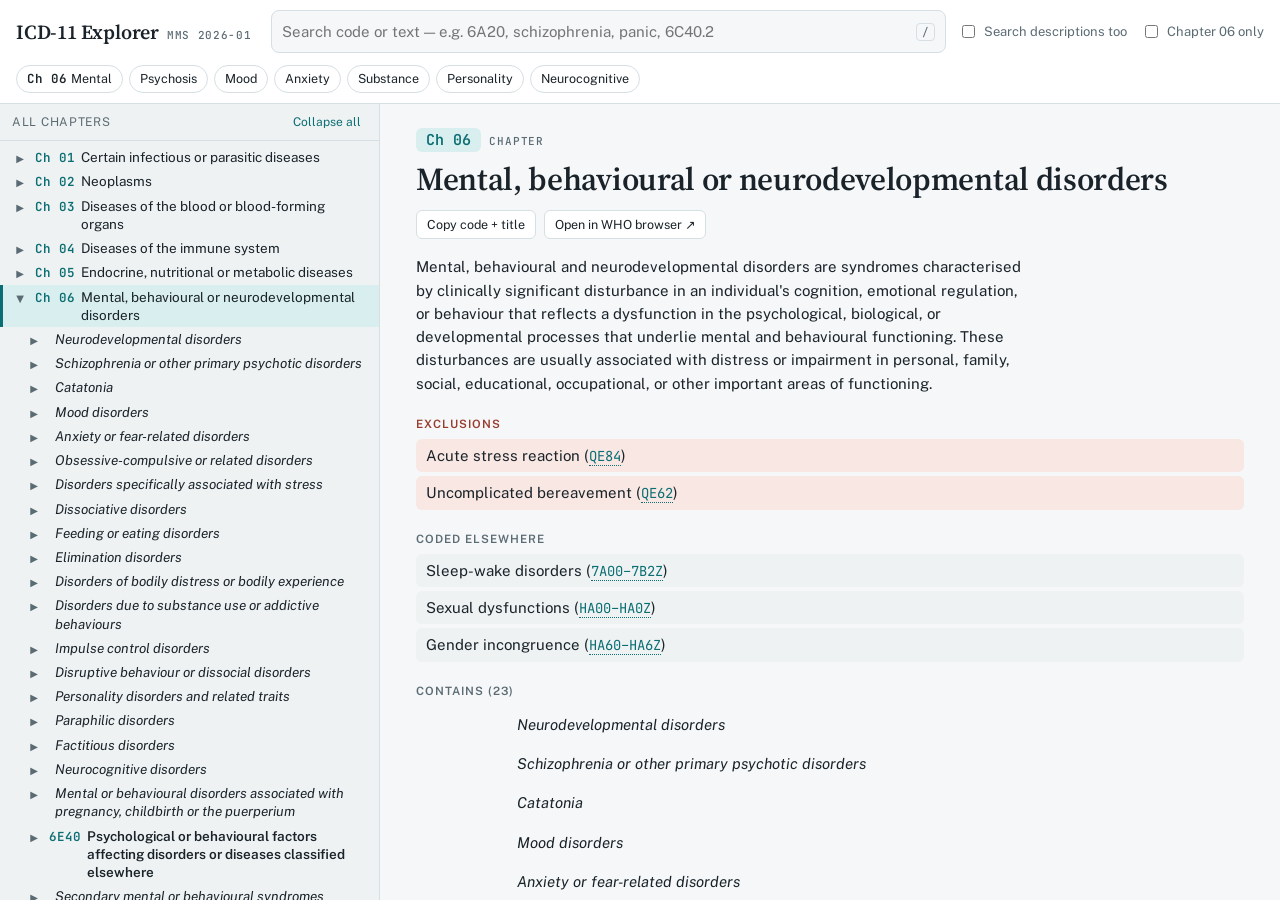
<file: icd11/index.html>
<!doctype html>
<html lang="en">
<head>
<meta charset="utf-8">
<meta name="viewport" content="width=device-width, initial-scale=1, viewport-fit=cover">
<title>ICD-11 Explorer</title>
<meta name="claude:viewport-fit-sides" content="cover">
<link rel="preconnect" href="https://fonts.googleapis.com">
<link rel="stylesheet" href="https://fonts.googleapis.com/css2?family=JetBrains+Mono:wght@500;600&family=Public+Sans:ital,wght@0,400;0,600;1,400&family=Source+Serif+4:opsz,wght@8..60,600&display=swap">
<link rel="stylesheet" href="styles.css">
</head>
<body>
<header class="topbar">
  <button class="menu-btn" id="menuBtn" type="button" aria-label="Show code list">☰ Codes</button>
  <div class="brand"><h1>ICD-11 Explorer</h1><span class="rel" id="rel">MMS</span></div>
  <div class="search">
    <input id="q" type="search" placeholder="Search code or text — e.g. 6A20, schizophrenia, panic, 6C40.2" autocomplete="off" spellcheck="false" aria-label="Search ICD-11">
    <kbd>/</kbd>
  </div>
  <div class="opts">
    <label><input type="checkbox" id="fulltext"> Search descriptions too</label>
    <label><input type="checkbox" id="onlyCh6"> Chapter 06 only</label>
  </div>
  <div class="chips" id="chips"></div>
</header>
<div class="panes">
  <nav class="rail" id="rail" aria-label="ICD-11 codes">
    <div class="rail-head"><span id="railTitle">All chapters</span><button type="button" id="collapseBtn">Collapse all</button></div>
    <div class="list" id="list"><div class="loading">Loading 37,000+ ICD-11 entries…</div></div>
  </nav>
  <div class="scrim" id="scrim" hidden></div>
  <main class="main" id="main"><div class="sheet" id="sheet"><div class="loading">Loading…</div></div></main>
</div>
<script src="data/index.js"></script>
<script src="app.js"></script>
</body>
</html>
</file>
<file: icd11/styles.css>
/* Layout: two-pane clinical reference — code tree in a fixed left rail, entry sheet on the right.
   Codes are always set in mono so they scan like a chart label. */
:root {
  --bg: #f5f7f8;
  --panel: #ffffff;
  --rail: #eef2f3;
  --fg: #1a2329;
  --muted: #5b6b74;
  --line: #d6dfe3;
  --accent: #0b6e72;
  --accent-soft: #d9eeee;
  --mark: #fdf0b8;
  --exclude: #9a3b2e;
  --exclude-soft: #f8e7e3;
  --include: #2f6b3a;
  --include-soft: #e3f1e5;
  --display: "Source Serif 4", Georgia, "Times New Roman", serif;
  --body: "Public Sans", system-ui, -apple-system, "Segoe UI", Roboto, sans-serif;
  --mono: "JetBrains Mono", ui-monospace, SFMono-Regular, Menlo, Consolas, monospace;
  --rail-w: 380px;
  color-scheme: light;
}
@media (prefers-color-scheme: dark) {
  :root:not([data-theme="light"]) {
    --bg: #11181c; --panel: #172025; --rail: #131b1f; --fg: #e3eaed; --muted: #93a4ad;
    --line: #2a373e; --accent: #5cc2c4; --accent-soft: #173a3c; --mark: #5a4b12;
    --exclude: #ef9a8b; --exclude-soft: #3a2220; --include: #8fd19c; --include-soft: #1d3322;
    color-scheme: dark;
  }
}
:root[data-theme="dark"] {
  --bg: #11181c; --panel: #172025; --rail: #131b1f; --fg: #e3eaed; --muted: #93a4ad;
  --line: #2a373e; --accent: #5cc2c4; --accent-soft: #173a3c; --mark: #5a4b12;
  --exclude: #ef9a8b; --exclude-soft: #3a2220; --include: #8fd19c; --include-soft: #1d3322;
  color-scheme: dark;
}

* { box-sizing: border-box; }
html, body { height: 100%; }
body {
  margin: 0; background: var(--bg); color: var(--fg);
  font: 15px/1.55 var(--body);
  display: flex; flex-direction: column; overflow: hidden;
}
button, input { font: inherit; color: inherit; }
:focus-visible { outline: 2px solid var(--accent); outline-offset: 2px; }
mark { background: var(--mark); color: inherit; border-radius: 2px; padding: 0 1px; }

/* Top bar */
.topbar {
  display: flex; align-items: center; gap: 12px;
  padding-block: 10px;
  padding-left: max(16px, env(safe-area-inset-left, 0px));
  padding-right: max(16px, env(safe-area-inset-right, 0px));
  background: var(--panel); border-bottom: 1px solid var(--line);
  flex-wrap: wrap;
}
.brand { display: flex; align-items: baseline; gap: 8px; margin-right: 8px; }
.brand h1 { font: 600 20px/1.1 var(--display); margin: 0; letter-spacing: -0.01em; }
.brand .rel { font: 500 11px var(--mono); color: var(--muted); text-transform: uppercase; letter-spacing: 0.06em; }
.search {
  flex: 1 1 320px; min-width: 0; display: flex; align-items: center; gap: 8px;
  background: var(--bg); border: 1px solid var(--line); border-radius: 8px; padding: 0 10px;
}
.search:focus-within { border-color: var(--accent); }
.search input { flex: 1; min-width: 0; border: 0; background: transparent; padding: 9px 0; outline: none; }
.search kbd { font: 11px var(--mono); color: var(--muted); border: 1px solid var(--line); border-radius: 4px; padding: 1px 5px; }
.opts { display: flex; align-items: center; gap: 14px; flex-wrap: wrap; font-size: 13px; color: var(--muted); }
.opts label { display: flex; align-items: center; gap: 6px; cursor: pointer; white-space: nowrap; }
.chips { display: flex; gap: 6px; flex-wrap: wrap; }
.chip {
  border: 1px solid var(--line); background: var(--panel); border-radius: 999px;
  padding: 3px 10px; font-size: 12.5px; cursor: pointer; white-space: nowrap;
}
.chip:hover { border-color: var(--accent); color: var(--accent); }
.chip b { font-family: var(--mono); font-weight: 600; margin-right: 4px; }
.menu-btn { display: none; border: 1px solid var(--line); background: var(--panel); border-radius: 8px; padding: 7px 10px; cursor: pointer; }

/* Panes */
.panes { flex: 1; display: flex; min-height: 0; }
.rail {
  width: var(--rail-w); flex: 0 0 var(--rail-w); background: var(--rail);
  border-right: 1px solid var(--line); display: flex; flex-direction: column; min-height: 0;
}
.rail-head {
  display: flex; justify-content: space-between; align-items: center; gap: 8px;
  padding: 8px 12px 8px max(12px, env(safe-area-inset-left, 0px));
  font-size: 12px; color: var(--muted); border-bottom: 1px solid var(--line);
  text-transform: uppercase; letter-spacing: 0.06em;
}
.rail-head button { border: 0; background: none; color: var(--accent); cursor: pointer; font-size: 12px; text-transform: none; letter-spacing: 0; }
.list { flex: 1; overflow: auto; padding: 4px 0 24px; overscroll-behavior: contain; }

.node { display: block; }
.row {
  display: grid; grid-template-columns: 18px auto 1fr; align-items: baseline; gap: 6px;
  padding: 3px 10px 3px calc(8px + var(--d, 0) * 14px);
  cursor: pointer; border-left: 3px solid transparent; font-size: 13.5px; line-height: 1.35;
}
.row:hover { background: var(--panel); }
.row.sel { background: var(--accent-soft); border-left-color: var(--accent); }
.caret { width: 18px; text-align: center; color: var(--muted); font-size: 10px; user-select: none; }
.caret.leaf { visibility: hidden; }
.code { font: 600 12.5px var(--mono); color: var(--accent); white-space: nowrap; font-variant-numeric: tabular-nums; }
.row .t { min-width: 0; overflow-wrap: anywhere; }
.row.k-c .t { font-weight: 600; }
.row.k-b .t { color: var(--fg); font-style: italic; }
.row.k-b .code { color: var(--muted); font-weight: 500; }
.res .row { grid-template-columns: auto 1fr; padding-left: 12px; }
.res .ctx { grid-column: 1 / -1; font-size: 12px; color: var(--muted); overflow-wrap: anywhere; }
.empty { padding: 20px 16px; color: var(--muted); font-size: 14px; }

/* Entry sheet */
.main { flex: 1; min-width: 0; overflow: auto; }
.sheet {
  max-width: 860px; margin: 0 auto;
  padding-block: 24px 64px;
  padding-left: max(16px, env(safe-area-inset-left, 0px));
  padding-right: max(16px, env(safe-area-inset-right, 0px));
}
.crumbs { display: flex; flex-wrap: wrap; gap: 4px 6px; font-size: 13px; color: var(--muted); margin-bottom: 14px; }
.crumbs a { color: var(--muted); text-decoration: none; }
.crumbs a:hover { color: var(--accent); text-decoration: underline; }
.crumbs span.sep { opacity: 0.5; }
.entry-code {
  display: inline-block; font: 600 15px var(--mono); color: var(--accent);
  background: var(--accent-soft); border-radius: 6px; padding: 2px 10px; margin-bottom: 8px;
}
.kind { font: 500 11px var(--mono); text-transform: uppercase; letter-spacing: 0.08em; color: var(--muted); margin-left: 8px; }
.entry h2 { font: 600 clamp(24px, 3.4vw, 32px)/1.2 var(--display); margin: 0 0 18px; text-wrap: balance; letter-spacing: -0.01em; }
.entry .desc p { margin: 0 0 12px; max-width: 68ch; }
.entry section { margin-top: 22px; }
.entry h3 {
  font: 600 11.5px var(--body); text-transform: uppercase; letter-spacing: 0.09em;
  color: var(--muted); margin: 0 0 8px;
}
.entry ul.items { list-style: none; margin: 0; padding: 0; display: grid; gap: 4px; }
.entry ul.items li { padding: 5px 10px; border-radius: 6px; }
.sec-x li { background: var(--exclude-soft); }
.sec-x h3 { color: var(--exclude); }
.sec-i li { background: var(--include-soft); }
.sec-i h3 { color: var(--include); }
.sec-ce li, .sec-cn p, .sec-n p { background: var(--rail); }
.sec-cn p, .sec-n p { padding: 6px 10px; border-radius: 6px; margin: 0 0 4px; max-width: 68ch; }
a.ref { font-family: var(--mono); font-size: 0.92em; color: var(--accent); text-decoration: none; border-bottom: 1px dotted var(--accent); }
a.ref:hover { border-bottom-style: solid; }
.children { display: grid; gap: 2px; margin: 0; padding: 0; list-style: none; }
.children li a {
  display: grid; grid-template-columns: 80px 1fr; gap: 10px; padding: 6px 10px; border-radius: 6px;
  color: var(--fg); text-decoration: none; border: 1px solid transparent;
}
.children li a:hover { border-color: var(--line); background: var(--panel); }
.children .t { min-width: 0; overflow-wrap: anywhere; }
.children .k-b .t { font-style: italic; }
.nodesc { color: var(--muted); font-style: italic; }
.meta { margin-top: 30px; padding-top: 14px; border-top: 1px solid var(--line); font-size: 12.5px; color: var(--muted); display: grid; gap: 4px; }
.meta a { color: var(--accent); }
.meta code { font-family: var(--mono); font-size: 12px; overflow-wrap: anywhere; }
.actions { display: flex; gap: 8px; flex-wrap: wrap; margin: -6px 0 16px; }
.btn { border: 1px solid var(--line); background: var(--panel); border-radius: 6px; padding: 4px 10px; font-size: 12.5px; cursor: pointer; color: var(--fg); text-decoration: none; }
.btn:hover { border-color: var(--accent); color: var(--accent); }
.foot { font-size: 12px; color: var(--muted); margin-top: 40px; max-width: 72ch; }
.loading { padding: 40px 16px; color: var(--muted); }

/* Phone: rail becomes a drawer */
@media (max-width: 820px) {
  .menu-btn { display: inline-block; }
  .brand h1 { font-size: 18px; }
  .rail {
    position: fixed; z-index: 20; top: 0; bottom: 0; left: 0;
    width: min(92vw, 400px); flex-basis: auto;
    padding-top: env(safe-area-inset-top, 0px); padding-bottom: env(safe-area-inset-bottom, 0px);
    transform: translateX(-102%); transition: transform 0.2s ease; box-shadow: 0 0 40px rgba(0, 0, 0, 0.25);
  }
  body.drawer .rail { transform: none; }
  .scrim { position: fixed; inset: 0; z-index: 15; background: rgba(0, 0, 0, 0.35); }
  .children li a { grid-template-columns: 68px 1fr; }
}
@media (prefers-reduced-motion: reduce) { .rail { transition: none; } }
</file>
